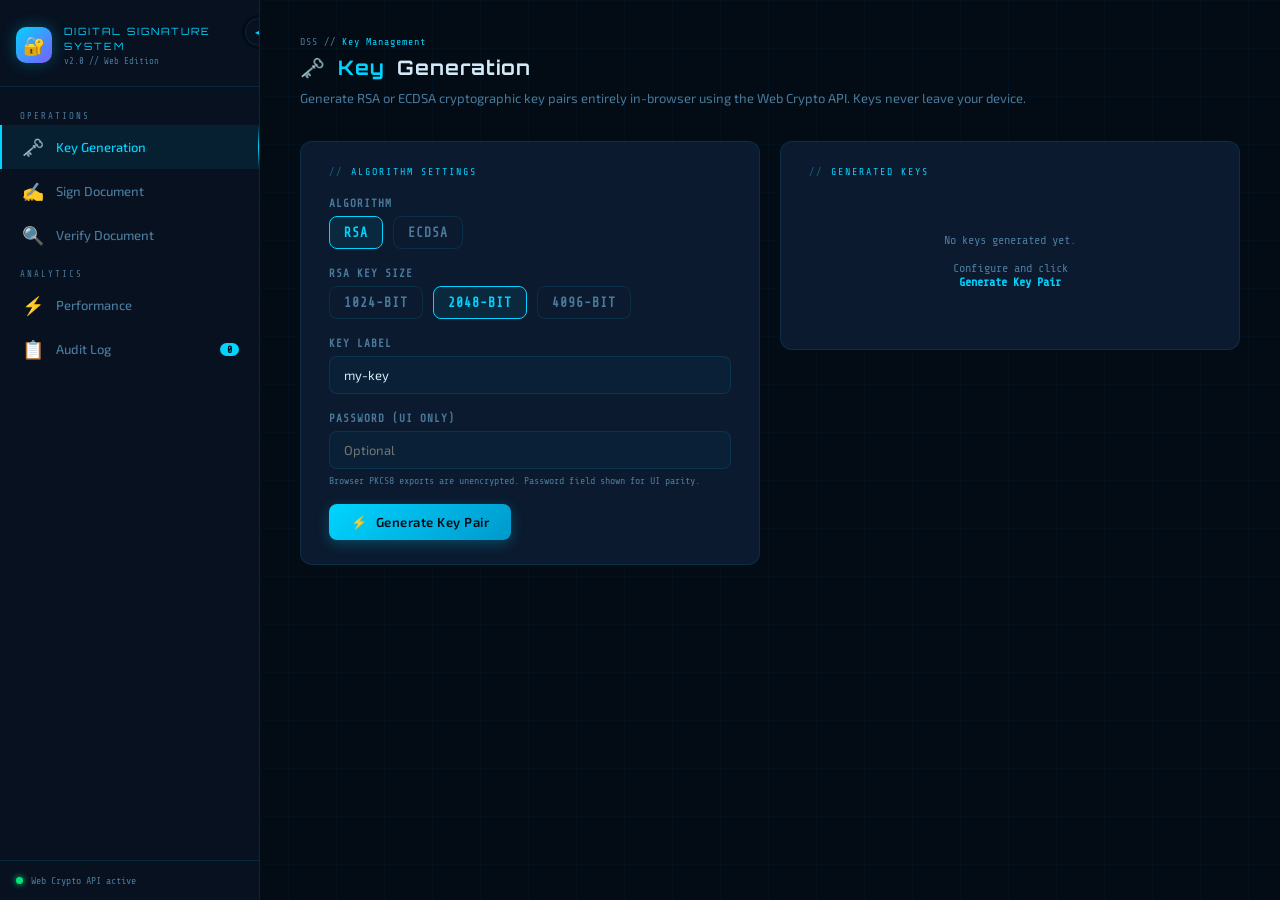
<file: index.html>
<!DOCTYPE html>
<html lang="en">
<head>
  <meta charset="UTF-8">
  <meta name="viewport" content="width=device-width, initial-scale=1.0">
  <title>Digital Signature System</title>
  <link rel="preconnect" href="https://fonts.googleapis.com">
  <link href="https://fonts.googleapis.com/css2?family=Orbitron:wght@400;600;800&family=Exo+2:ital,wght@0,300;0,400;0,500;0,600;1,300&family=Share+Tech+Mono&display=swap" rel="stylesheet">
  <link rel="stylesheet" href="style.css">
</head>
<body>

<!-- ═══════════════════════════════
     MOBILE TOP BAR
════════════════════════════════ -->
<header id="topbar">
  <button id="hamburger" aria-label="Toggle menu">
    <span></span><span></span><span></span>
  </button>
  <div class="tb-logo-icon">🔐</div>
  <div class="tb-title">Digital Signature<br>System</div>
</header>

<!-- Backdrop (mobile drawer) -->
<div id="overlay"></div>

<div id="app">

  <!-- ═══════════════════════════════
       SIDEBAR
  ════════════════════════════════ -->
  <aside id="sidebar">

    <!-- Collapse toggle (desktop) -->
    <button id="sidebar-toggle" title="Collapse sidebar">◀</button>

    <div class="logo-area">
      <div class="logo-icon">🔐</div>
      <div class="logo-text">
        <div class="logo-title">Digital Signature<br>System</div>
        <div class="logo-sub">v2.0 // Web Edition</div>
      </div>
    </div>

    <nav>
      <div class="nav-section-label">Operations</div>
      <a class="active" data-tab="keygen" data-tip="Key Generation">
        <span class="nav-icon">🗝️</span>
        <span class="nav-label">Key Generation</span>
      </a>
      <a data-tab="sign" data-tip="Sign Document">
        <span class="nav-icon">✍️</span>
        <span class="nav-label">Sign Document</span>
      </a>
      <a data-tab="verify" data-tip="Verify Document">
        <span class="nav-icon">🔍</span>
        <span class="nav-label">Verify Document</span>
      </a>

      <div class="nav-section-label">Analytics</div>
      <a data-tab="performance" data-tip="Performance">
        <span class="nav-icon">⚡</span>
        <span class="nav-label">Performance</span>
      </a>
      <a data-tab="audit" data-tip="Audit Log">
        <span class="nav-icon">📋</span>
        <span class="nav-label">Audit Log</span>
        <span class="nav-badge" id="log-count">0</span>
      </a>
    </nav>

    <div class="sidebar-footer">
      <span class="status-dot"></span>
      <span class="status-text">Web Crypto API active</span>
    </div>

  </aside>

  <!-- ═══════════════════════════════
       MAIN CONTENT
  ════════════════════════════════ -->
  <main id="main">


    <!-- ────────────── TAB 1: KEY GENERATION ────────────── -->
    <section id="tab-keygen" class="section active">

      <div class="section-header">
        <div class="breadcrumb">DSS // <span>Key Management</span></div>
        <h1>🗝️ <span class="accent">Key</span> Generation</h1>
        <p>Generate RSA or ECDSA cryptographic key pairs entirely in-browser using the Web Crypto API. Keys never leave your device.</p>
      </div>

      <div class="grid-2">
        <!-- Left -->
        <div>
          <div class="card">
            <div class="card-title">Algorithm Settings</div>

            <div class="form-row">
              <label>Algorithm</label>
              <div class="radio-group">
                <label class="radio-opt"><input type="radio" name="kg-algo" value="RSA" checked onchange="toggleKeySize()"> RSA</label>
                <label class="radio-opt"><input type="radio" name="kg-algo" value="ECDSA" onchange="toggleKeySize()"> ECDSA</label>
              </div>
            </div>

            <div class="form-row" id="rsa-size-row">
              <label>RSA Key Size</label>
              <div class="radio-group">
                <label class="radio-opt"><input type="radio" name="rsa-size" value="1024"> 1024-bit</label>
                <label class="radio-opt"><input type="radio" name="rsa-size" value="2048" checked> 2048-bit</label>
                <label class="radio-opt"><input type="radio" name="rsa-size" value="4096"> 4096-bit</label>
              </div>
            </div>

            <div class="form-row">
              <label>Key Label</label>
              <input type="text" id="kg-label" placeholder="e.g. my-signing-key" value="my-key">
            </div>

            <div class="form-row">
              <label>Password (UI only)</label>
              <input type="password" id="kg-password" placeholder="Optional">
              <small style="color:var(--muted);font-size:10px;font-family:var(--font-mono)">Browser PKCS8 exports are unencrypted. Password field shown for UI parity.</small>
            </div>

            <div style="margin-top:10px">
              <button class="btn btn-primary" id="kg-btn" onclick="generateKeys()">
                <span id="kg-btn-icon">⚡</span> Generate Key Pair
              </button>
            </div>
          </div>
        </div>

        <!-- Right -->
        <div>
          <div class="card">
            <div class="card-title">Generated Keys</div>

            <div id="kg-result" class="result-box"></div>

            <div id="kg-empty" style="text-align:center;padding:36px 0;color:var(--muted);font-family:var(--font-mono);font-size:12px">
              No keys generated yet.<br><br>Configure and click<br>
              <strong style="color:var(--primary)">Generate Key Pair</strong>
            </div>

            <div class="form-row" id="kg-priv-section" style="display:none">
              <label>Private Key (PKCS8 PEM)</label>
              <div class="key-preview" id="kg-priv-preview"></div>
              <div style="margin-top:10px;display:flex;gap:8px;flex-wrap:wrap">
                <button class="btn btn-secondary" onclick="downloadKey('private')" style="font-size:12px;padding:7px 14px">⬇ Private Key</button>
                <button class="btn btn-secondary" onclick="copyKey('private')" style="font-size:12px;padding:7px 14px">📋 Copy</button>
              </div>
            </div>

            <div class="sep" id="kg-sep" style="display:none"></div>

            <div class="form-row" id="kg-pub-section" style="display:none">
              <label>Public Key (SPKI PEM)</label>
              <div class="key-preview" id="kg-pub-preview"></div>
              <div style="margin-top:10px;display:flex;gap:8px;flex-wrap:wrap">
                <button class="btn btn-secondary" onclick="downloadKey('public')" style="font-size:12px;padding:7px 14px">⬇ Public Key</button>
                <button class="btn btn-secondary" onclick="copyKey('public')" style="font-size:12px;padding:7px 14px">📋 Copy</button>
              </div>
            </div>

          </div>
        </div>
      </div>
    </section>


    <!-- ────────────── TAB 2: SIGN DOCUMENT ────────────── -->
    <section id="tab-sign" class="section">

      <div class="section-header">
        <div class="breadcrumb">DSS // <span>Document Signing</span></div>
        <h1>✍️ <span class="accent">Sign</span> Document</h1>
        <p>Sign any file with your private key. A <code style="color:var(--primary)">.sig</code> JSON file is generated — share it alongside your file and public key.</p>
      </div>

      <div class="grid-2">
        <!-- Left -->
        <div>
          <div class="card">
            <div class="card-title">Document to Sign</div>
            <div class="drop-zone">
              <input type="file" id="sign-file-input" onchange="handleFileSelect('sign-file', this)">
              <div class="drop-icon">📄</div>
              <div class="drop-text"><strong>Click or drag &amp; drop</strong> — any file type</div>
              <div class="drop-filename" id="sign-file-name"></div>
            </div>
            <div id="sign-file-info" style="margin-top:10px;font-family:var(--font-mono);font-size:11px;color:var(--muted);display:none"></div>
          </div>

          <div class="card">
            <div class="card-title">Private Key</div>
            <div class="drop-zone">
              <input type="file" id="sign-key-input" accept=".pem" onchange="handlePEMSelect('sign-key', this)">
              <div class="drop-icon">🔑</div>
              <div class="drop-text"><strong>Upload Private Key</strong> (.pem)</div>
              <div class="drop-filename" id="sign-key-name"></div>
            </div>
            <div style="margin-top:10px">
              <label>Or paste PEM</label>
              <textarea id="sign-key-paste" rows="4" placeholder="-----BEGIN PRIVATE KEY-----&#10;...&#10;-----END PRIVATE KEY-----"></textarea>
            </div>
          </div>
        </div>

        <!-- Right -->
        <div>
          <div class="card">
            <div class="card-title">Signing Options</div>

            <div class="form-row">
              <label>Algorithm</label>
              <div class="radio-group">
                <label class="radio-opt"><input type="radio" name="sign-algo" value="RSA" checked> RSA</label>
                <label class="radio-opt"><input type="radio" name="sign-algo" value="ECDSA"> ECDSA</label>
              </div>
            </div>

            <div class="form-row">
              <label>Signer Name</label>
              <input type="text" id="sign-signer" placeholder="e.g. Admin" value="Admin">
            </div>

            <button class="btn btn-primary" id="sign-btn" onclick="doSign()" style="width:100%;justify-content:center;margin-top:8px">
              <span id="sign-btn-icon">✍️</span> Sign Document
            </button>

            <div id="sign-result" class="result-box"></div>

            <div id="sign-download" style="display:none;margin-top:14px">
              <button class="btn btn-secondary" onclick="downloadSig()" style="width:100%;justify-content:center">
                ⬇ Download .sig File
              </button>
            </div>
          </div>

          <div class="card">
            <div class="card-title">How it works</div>
            <div style="font-size:12px;color:var(--muted);line-height:2;font-family:var(--font-mono)">
              <div><span style="color:var(--primary)">01</span> &nbsp;SHA-256 hash of the file</div>
              <div><span style="color:var(--primary)">02</span> &nbsp;Hash signed with private key</div>
              <div><span style="color:var(--primary)">03</span> &nbsp;Signature + metadata → .sig JSON</div>
              <div><span style="color:var(--primary)">04</span> &nbsp;Share file + .sig + public key</div>
            </div>
          </div>
        </div>
      </div>
    </section>


    <!-- ────────────── TAB 3: VERIFY ────────────── -->
    <section id="tab-verify" class="section">

      <div class="section-header">
        <div class="breadcrumb">DSS // <span>Verification</span></div>
        <h1>🔍 <span class="accent">Verify</span> Document</h1>
        <p>Check document authenticity against its signature file. Use <strong style="color:var(--warning)">Tamper Demo</strong> to see detection in action.</p>
      </div>

      <div class="grid-2">
        <!-- Left -->
        <div>
          <div class="card">
            <div class="card-title">Original Document</div>
            <div class="drop-zone">
              <input type="file" id="ver-file-input" onchange="handleFileSelect('ver-file', this)">
              <div class="drop-icon">📄</div>
              <div class="drop-text"><strong>Upload Original File</strong></div>
              <div class="drop-filename" id="ver-file-name"></div>
            </div>
          </div>

          <div class="card">
            <div class="card-title">Signature File (.sig)</div>
            <div class="drop-zone">
              <input type="file" id="ver-sig-input" accept=".sig,.json" onchange="handleSigSelect(this)">
              <div class="drop-icon">🔏</div>
              <div class="drop-text"><strong>Upload .sig File</strong></div>
              <div class="drop-filename" id="ver-sig-name"></div>
            </div>
          </div>

          <div class="card">
            <div class="card-title">Public Key</div>
            <div class="drop-zone">
              <input type="file" id="ver-key-input" accept=".pem" onchange="handlePEMSelect('ver-key', this)">
              <div class="drop-icon">🗝️</div>
              <div class="drop-text"><strong>Upload Public Key</strong> (.pem)</div>
              <div class="drop-filename" id="ver-key-name"></div>
            </div>
            <div style="margin-top:10px">
              <textarea id="ver-key-paste" rows="3" placeholder="-----BEGIN PUBLIC KEY-----&#10;...&#10;-----END PUBLIC KEY-----"></textarea>
            </div>
          </div>

          <div style="display:flex;gap:10px;flex-wrap:wrap">
            <button class="btn btn-primary" id="ver-btn" onclick="doVerify(false)" style="flex:1;justify-content:center">
              🔍 Verify
            </button>
            <button class="btn btn-warning" id="tamper-btn" onclick="doVerify(true)" style="flex:1;justify-content:center">
              ⚠️ Tamper Demo
            </button>
          </div>
        </div>

        <!-- Right -->
        <div>
          <div id="ver-status-box" class="verify-status" style="display:none">
            <div class="verify-icon" id="ver-icon"></div>
            <div class="verify-label" id="ver-label"></div>
            <div class="verify-msg" id="ver-msg"></div>
            <div class="verify-details" id="ver-details"></div>
          </div>
          <div id="ver-placeholder" style="text-align:center;padding:70px 20px;color:var(--muted);font-family:var(--font-mono);font-size:12px;line-height:2">
            Upload the three files<br>and click<br>
            <span style="color:var(--primary)">[ Verify Signature ]</span>
          </div>
        </div>
      </div>
    </section>


    <!-- ────────────── TAB 4: PERFORMANCE ────────────── -->
    <section id="tab-performance" class="section">

      <div class="section-header">
        <div class="breadcrumb">DSS // <span>Benchmarks</span></div>
        <h1>⚡ <span class="accent">Performance</span> Comparison</h1>
        <p>Live benchmark of RSA (2048-bit) vs ECDSA — key generation, signing, and verification — running in your browser.</p>
      </div>

      <div class="card" style="margin-bottom:20px">
        <div class="card-title">Test Configuration</div>
        <div style="display:flex;gap:16px;align-items:flex-end;flex-wrap:wrap">
          <div style="flex:1;min-width:200px">
            <div class="form-row">
              <label>Test File (optional)</label>
              <div class="drop-zone" style="padding:16px">
                <input type="file" id="perf-file-input" onchange="handleFileSelect('perf-file', this)">
                <div class="drop-text"><strong>Upload</strong> or use 32 KB random data</div>
                <div class="drop-filename" id="perf-file-name"></div>
              </div>
            </div>
          </div>
          <div style="flex:1;min-width:180px">
            <div class="form-row">
              <label>Iterations</label>
              <select id="perf-iters">
                <option value="1">1 (fast)</option>
                <option value="3" selected>3 iterations</option>
                <option value="5">5 iterations</option>
              </select>
            </div>
            <button class="btn btn-primary" id="perf-btn" onclick="runBenchmark()" style="width:100%;justify-content:center">
              <span id="perf-btn-icon">⚡</span> Run Benchmark
            </button>
          </div>
        </div>
      </div>

      <div id="perf-stats" class="stats-bar" style="display:none">
        <div class="stat-card"><div class="stat-num" id="stat-rsa-keygen">—</div><div class="stat-label">RSA Keygen ms</div></div>
        <div class="stat-card"><div class="stat-num" id="stat-ecdsa-keygen">—</div><div class="stat-label">ECDSA Keygen ms</div></div>
        <div class="stat-card"><div class="stat-num" id="stat-rsa-sign">—</div><div class="stat-label">RSA Sign ms</div></div>
        <div class="stat-card"><div class="stat-num" id="stat-ecdsa-sign">—</div><div class="stat-label">ECDSA Sign ms</div></div>
      </div>

      <div class="card">
        <div class="card-title">Results</div>
        <div id="perf-progress" style="display:none;padding:24px;text-align:center;color:var(--muted);font-family:var(--font-mono);font-size:12px">
          <div class="spinner" style="margin:0 auto 12px"></div>
          <span id="perf-progress-text"></span>
        </div>
        <div style="overflow-x:auto">
          <table class="perf-table">
            <thead>
              <tr>
                <th>Metric</th>
                <th><span class="chip chip-rsa">RSA 2048</span></th>
                <th><span class="chip chip-ecdsa">ECDSA</span></th>
                <th>Winner</th>
              </tr>
            </thead>
            <tbody id="perf-tbody">
              <tr><td colspan="4" style="text-align:center;color:var(--muted);padding:36px;font-size:12px">No data yet — run the benchmark above.</td></tr>
            </tbody>
          </table>
        </div>
        <div id="perf-note" style="display:none;margin-top:14px;padding:12px 16px;background:rgba(0,200,255,0.05);border-radius:8px;font-family:var(--font-mono);font-size:11px;color:var(--muted);line-height:1.8">
          <strong style="color:var(--primary)">Key Insight:</strong>
          ECDSA provides equivalent security to RSA-2048 with much smaller keys and signatures.
          Timings vary by hardware and browser crypto engine implementation.
        </div>
      </div>
    </section>


    <!-- ────────────── TAB 5: AUDIT LOG ────────────── -->
    <section id="tab-audit" class="section">

      <div class="section-header">
        <div class="breadcrumb">DSS // <span>System Logs</span></div>
        <h1>📋 <span class="accent">Audit</span> Log</h1>
        <p>Real-time log of all cryptographic operations in this session. In-memory only — clears on refresh.</p>
      </div>

      <div class="stats-bar">
        <div class="stat-card"><div class="stat-num" id="total-ops">0</div><div class="stat-label">Total Ops</div></div>
        <div class="stat-card"><div class="stat-num" id="total-signs">0</div><div class="stat-label">Signed</div></div>
        <div class="stat-card"><div class="stat-num" id="total-valid">0</div><div class="stat-label">Valid</div></div>
        <div class="stat-card"><div class="stat-num" id="total-invalid">0</div><div class="stat-label">Invalid</div></div>
      </div>

      <div class="card">
        <div style="display:flex;align-items:center;justify-content:space-between;margin-bottom:14px;flex-wrap:wrap;gap:8px">
          <div class="card-title" style="margin-bottom:0">Terminal Output</div>
          <div style="display:flex;gap:8px">
            <button class="btn btn-secondary" onclick="clearLog()" style="font-size:11px;padding:6px 12px">🗑 Clear</button>
            <button class="btn btn-secondary" onclick="exportLog()" style="font-size:11px;padding:6px 12px">⬇ Export</button>
          </div>
        </div>
        <div class="terminal" id="audit-terminal">
          <div class="terminal-empty" id="audit-empty">
            [ No operations logged yet ]<br>
            Perform a signing or verification to see entries here.
          </div>
        </div>
      </div>
    </section>

  </main>
</div>

<!-- ═══════════════════════════════
     MOBILE BOTTOM NAV
════════════════════════════════ -->
<nav id="bottom-nav">
  <div class="bn-item active" data-tab="keygen">
    <span class="bn-icon">🗝️</span>Keys
  </div>
  <div class="bn-item" data-tab="sign">
    <span class="bn-icon">✍️</span>Sign
  </div>
  <div class="bn-item" data-tab="verify">
    <span class="bn-icon">🔍</span>Verify
  </div>
  <div class="bn-item" data-tab="performance">
    <span class="bn-icon">⚡</span>Perf
  </div>
  <div class="bn-item" data-tab="audit">
    <span class="bn-icon">📋</span>Log
    <span class="bn-badge">0</span>
  </div>
</nav>

<!-- Toast -->
<div id="toast"></div>

<script src="app.js"></script>
</body>
</html>
</file>
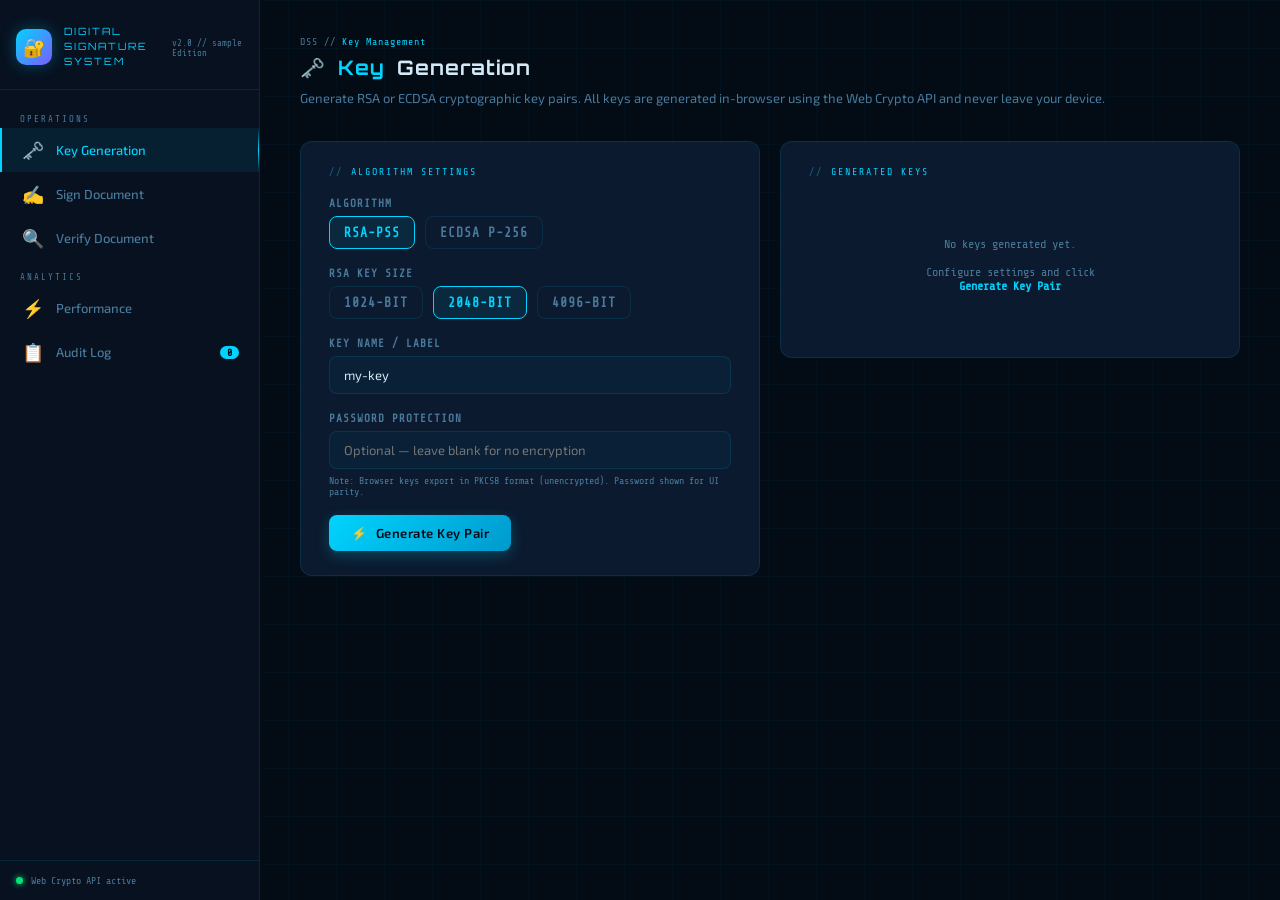
<file: page.html>
<!DOCTYPE html>
<html lang="en">
<head>
  <meta charset="UTF-8">
  <meta name="viewport" content="width=device-width, initial-scale=1.0">
  <title>Digital Signature System</title>

  <!-- Google Fonts -->
  <link rel="preconnect" href="https://fonts.googleapis.com">
  <link href="https://fonts.googleapis.com/css2?family=Orbitron:wght@400;600;800&family=Exo+2:ital,wght@0,300;0,400;0,500;0,600;1,300&family=Share+Tech+Mono&display=swap" rel="stylesheet">

  <!-- Stylesheet -->
  <link rel="stylesheet" href="style.css">
</head>
<body>

<div id="app">

  <!-- ===================== SIDEBAR ===================== -->
  <aside id="sidebar">

    <div class="logo-area">
      <div class="logo-icon">🔐</div>
      <div class="logo-title">Digital Signature<br>System</div>
      <div class="logo-sub">v2.0 // sample Edition</div>
    </div>

    <nav>
      <div class="nav-section-label">Operations</div>
      <a class="active" data-tab="keygen">
        <span class="nav-icon">🗝️</span> Key Generation
      </a>
      <a data-tab="sign">
        <span class="nav-icon">✍️</span> Sign Document
      </a>
      <a data-tab="verify">
        <span class="nav-icon">🔍</span> Verify Document
      </a>
      <div class="nav-section-label">Analytics</div>
      <a data-tab="performance">
        <span class="nav-icon">⚡</span> Performance
      </a>
      <a data-tab="audit">
        <span class="nav-icon">📋</span> Audit Log
        <span class="nav-badge" id="log-count">0</span>
      </a>
    </nav>

    <div class="sidebar-footer">
      <span class="status-dot"></span>
      <span class="status-text">Web Crypto API active</span>
    </div>

  </aside>

  <!-- ===================== MAIN ===================== -->
  <main id="main">

    <!-- ─────────────── TAB 1: KEY GENERATION ─────────────── -->
    <section id="tab-keygen" class="section active">

      <div class="section-header">
        <div class="breadcrumb">DSS // <span>Key Management</span></div>
        <h1>🗝️ <span class="accent">Key</span> Generation</h1>
        <p>Generate RSA or ECDSA cryptographic key pairs. All keys are generated in-browser using the Web Crypto API and never leave your device.</p>
      </div>

      <div class="grid-2">

        <div>
          <div class="card">
            <div class="card-title">Algorithm Settings</div>

            <div class="form-row">
              <label>Algorithm</label>
              <div class="radio-group">
                <label class="radio-opt">
                  <input type="radio" name="kg-algo" value="RSA" checked onchange="toggleKeySize()"> RSA-PSS
                </label>
                <label class="radio-opt">
                  <input type="radio" name="kg-algo" value="ECDSA" onchange="toggleKeySize()"> ECDSA P-256
                </label>
              </div>
            </div>

            <div class="form-row" id="rsa-size-row">
              <label>RSA Key Size</label>
              <div class="radio-group">
                <label class="radio-opt"><input type="radio" name="rsa-size" value="1024"> 1024-bit</label>
                <label class="radio-opt"><input type="radio" name="rsa-size" value="2048" checked> 2048-bit</label>
                <label class="radio-opt"><input type="radio" name="rsa-size" value="4096"> 4096-bit</label>
              </div>
            </div>

            <div class="form-row">
              <label>Key Name / Label</label>
              <input type="text" id="kg-label" placeholder="e.g. my-signing-key" value="my-key">
            </div>

            <div class="form-row">
              <label>Password Protection</label>
              <input type="password" id="kg-password" placeholder="Optional — leave blank for no encryption">
              <small style="color:var(--muted);font-size:10px;font-family:var(--font-mono)">
                Note: Browser keys export in PKCS8 format (unencrypted). Password shown for UI parity.
              </small>
            </div>

            <div style="margin-top:8px">
              <button class="btn btn-primary" id="kg-btn" onclick="generateKeys()">
                <span id="kg-btn-icon">⚡</span> Generate Key Pair
              </button>
            </div>
          </div>
        </div>

        <div>
          <div class="card">
            <div class="card-title">Generated Keys</div>

            <div id="kg-result" class="result-box"></div>

            <div id="kg-empty" style="text-align:center;padding:40px 0;color:var(--muted);font-family:var(--font-mono);font-size:12px">
              No keys generated yet.<br><br>Configure settings and click<br>
              <strong style="color:var(--primary)">Generate Key Pair</strong>
            </div>

            <div class="form-row" id="kg-priv-section" style="display:none">
              <label>Private Key (PKCS8 PEM)</label>
              <div class="key-preview" id="kg-priv-preview"></div>
              <div style="margin-top:10px;display:flex;gap:8px;flex-wrap:wrap">
                <button class="btn btn-secondary" onclick="downloadKey('private')" style="font-size:12px;padding:7px 14px">⬇ Download Private Key</button>
                <button class="btn btn-secondary" onclick="copyKey('private')" style="font-size:12px;padding:7px 14px">📋 Copy</button>
              </div>
            </div>

            <div class="sep" id="kg-sep" style="display:none"></div>

            <div class="form-row" id="kg-pub-section" style="display:none">
              <label>Public Key (SPKI PEM)</label>
              <div class="key-preview" id="kg-pub-preview"></div>
              <div style="margin-top:10px;display:flex;gap:8px;flex-wrap:wrap">
                <button class="btn btn-secondary" onclick="downloadKey('public')" style="font-size:12px;padding:7px 14px">⬇ Download Public Key</button>
                <button class="btn btn-secondary" onclick="copyKey('public')" style="font-size:12px;padding:7px 14px">📋 Copy</button>
              </div>
            </div>

          </div>
        </div>

      </div>
    </section>


    <!-- ─────────────── TAB 2: SIGN DOCUMENT ─────────────── -->
    <section id="tab-sign" class="section">

      <div class="section-header">
        <div class="breadcrumb">DSS // <span>Document Signing</span></div>
        <h1>✍️ <span class="accent">Sign</span> Document</h1>
        <p>Sign any file with your private key using RSA-PSS or ECDSA. A <code style="color:var(--primary);font-size:12px">.sig</code> JSON file will be generated for later verification.</p>
      </div>

      <div class="grid-2">

        <div>
          <div class="card">
            <div class="card-title">Document to Sign</div>
            <div class="drop-zone" id="sign-file-zone">
              <input type="file" id="sign-file-input" onchange="handleFileSelect('sign-file', this)">
              <div class="drop-icon">📄</div>
              <div class="drop-text"><strong>Click to browse</strong> or drag &amp; drop</div>
              <div class="drop-text">Any file type accepted</div>
              <div class="drop-filename" id="sign-file-name"></div>
            </div>
            <div id="sign-file-info" style="margin-top:10px;font-family:var(--font-mono);font-size:11px;color:var(--muted);display:none"></div>
          </div>

          <div class="card">
            <div class="card-title">Private Key</div>
            <div class="drop-zone">
              <input type="file" id="sign-key-input" accept=".pem" onchange="handlePEMSelect('sign-key', this)">
              <div class="drop-icon">🔑</div>
              <div class="drop-text"><strong>Upload Private Key</strong> (.pem file)</div>
              <div class="drop-filename" id="sign-key-name"></div>
            </div>
            <div style="margin-top:10px">
              <label>Or paste PEM directly</label>
              <textarea id="sign-key-paste" rows="5"
                placeholder="-----BEGIN PRIVATE KEY-----&#10;...&#10;-----END PRIVATE KEY-----"></textarea>
            </div>
          </div>
        </div>

        <div>
          <div class="card">
            <div class="card-title">Signing Options</div>

            <div class="form-row">
              <label>Algorithm</label>
              <div class="radio-group">
                <label class="radio-opt"><input type="radio" name="sign-algo" value="RSA" checked> RSA-PSS</label>
                <label class="radio-opt"><input type="radio" name="sign-algo" value="ECDSA"> ECDSA P-256</label>
              </div>
            </div>

            <div class="form-row">
              <label>Signer Name</label>
              <input type="text" id="sign-signer" placeholder="e.g. Admin, John Doe" value="Admin">
            </div>

            <button class="btn btn-primary" id="sign-btn" onclick="doSign()"
              style="width:100%;justify-content:center;margin-top:8px">
              <span id="sign-btn-icon">✍️</span> Sign Document
            </button>

            <div id="sign-result" class="result-box"></div>

            <div id="sign-download" style="display:none;margin-top:14px">
              <button class="btn btn-secondary" onclick="downloadSig()" style="width:100%;justify-content:center">
                ⬇ Download .sig File
              </button>
            </div>
          </div>

          <div class="card">
            <div class="card-title">How it works</div>
            <div style="font-size:12px;color:var(--muted);line-height:1.9;font-family:var(--font-mono)">
              <div style="margin-bottom:6px"><span style="color:var(--primary)">01</span> &nbsp;File is hashed with SHA-256</div>
              <div style="margin-bottom:6px"><span style="color:var(--primary)">02</span> &nbsp;Hash is signed with your private key</div>
              <div style="margin-bottom:6px"><span style="color:var(--primary)">03</span> &nbsp;Signature + metadata → .sig JSON</div>
              <div><span style="color:var(--primary)">04</span> &nbsp;Share file + .sig + public key</div>
            </div>
          </div>
        </div>

      </div>
    </section>


    <!-- ─────────────── TAB 3: VERIFY DOCUMENT ─────────────── -->
    <section id="tab-verify" class="section">

      <div class="section-header">
        <div class="breadcrumb">DSS // <span>Verification</span></div>
        <h1>🔍 <span class="accent">Verify</span> Document</h1>
        <p>Verify document authenticity against a signature file. Use <strong style="color:var(--warning)">Tamper Demo</strong> to see how tampering is detected in real time.</p>
      </div>

      <div class="grid-2">

        <div>
          <div class="card">
            <div class="card-title">Original Document</div>
            <div class="drop-zone">
              <input type="file" id="ver-file-input" onchange="handleFileSelect('ver-file', this)">
              <div class="drop-icon">📄</div>
              <div class="drop-text"><strong>Upload Original File</strong></div>
              <div class="drop-filename" id="ver-file-name"></div>
            </div>
          </div>

          <div class="card">
            <div class="card-title">Signature File (.sig)</div>
            <div class="drop-zone">
              <input type="file" id="ver-sig-input" accept=".sig,.json" onchange="handleSigSelect(this)">
              <div class="drop-icon">🔏</div>
              <div class="drop-text"><strong>Upload .sig File</strong></div>
              <div class="drop-filename" id="ver-sig-name"></div>
            </div>
          </div>

          <div class="card">
            <div class="card-title">Public Key</div>
            <div class="drop-zone">
              <input type="file" id="ver-key-input" accept=".pem" onchange="handlePEMSelect('ver-key', this)">
              <div class="drop-icon">🗝️</div>
              <div class="drop-text"><strong>Upload Public Key</strong> (.pem)</div>
              <div class="drop-filename" id="ver-key-name"></div>
            </div>
            <div style="margin-top:10px">
              <textarea id="ver-key-paste" rows="4"
                placeholder="-----BEGIN PUBLIC KEY-----&#10;...&#10;-----END PUBLIC KEY-----"></textarea>
            </div>
          </div>

          <div style="display:flex;gap:12px;flex-wrap:wrap">
            <button class="btn btn-primary" id="ver-btn" onclick="doVerify(false)" style="flex:1;justify-content:center">
              🔍 Verify Signature
            </button>
            <button class="btn btn-warning" id="tamper-btn" onclick="doVerify(true)" style="flex:1;justify-content:center">
              ⚠️ Tamper Demo
            </button>
          </div>
        </div>

        <div>
          <div id="ver-status-box" class="verify-status" style="display:none">
            <div class="verify-icon" id="ver-icon"></div>
            <div class="verify-label" id="ver-label"></div>
            <div class="verify-msg" id="ver-msg"></div>
            <div class="verify-details" id="ver-details"></div>
          </div>

          <div id="ver-placeholder"
            style="text-align:center;padding:80px 20px;color:var(--muted);font-family:var(--font-mono);font-size:12px">
            Upload the three files and click<br><br>
            <span style="color:var(--primary)">[ Verify Signature ]</span><br><br>
            to check document authenticity
          </div>
        </div>

      </div>
    </section>


    <!-- ─────────────── TAB 4: PERFORMANCE ─────────────── -->
    <section id="tab-performance" class="section">

      <div class="section-header">
        <div class="breadcrumb">DSS // <span>Benchmarks</span></div>
        <h1>⚡ <span class="accent">Performance</span> Comparison</h1>
        <p>Benchmark RSA-PSS (2048-bit) vs ECDSA (P-256) across key generation, signing, and verification — running entirely in your browser.</p>
      </div>

      <div class="card" style="margin-bottom:20px">
        <div class="card-title">Test Configuration</div>
        <div style="display:flex;gap:16px;align-items:flex-end;flex-wrap:wrap">
          <div style="flex:1;min-width:220px">
            <div class="form-row">
              <label>Test File (optional)</label>
              <div class="drop-zone" style="padding:16px">
                <input type="file" id="perf-file-input" onchange="handleFileSelect('perf-file', this)">
                <div class="drop-text"><strong>Upload</strong> or use auto-generated 32 KB data</div>
                <div class="drop-filename" id="perf-file-name"></div>
              </div>
            </div>
          </div>
          <div style="flex:1;min-width:220px">
            <div class="form-row">
              <label>Iterations</label>
              <select id="perf-iters">
                <option value="1">1 iteration (fast)</option>
                <option value="3" selected>3 iterations</option>
                <option value="5">5 iterations</option>
              </select>
            </div>
            <button class="btn btn-primary" id="perf-btn" onclick="runBenchmark()"
              style="width:100%;justify-content:center">
              <span id="perf-btn-icon">⚡</span> Run Benchmark
            </button>
          </div>
        </div>
      </div>

      <div id="perf-stats" class="stats-bar" style="display:none">
        <div class="stat-card"><div class="stat-num" id="stat-rsa-keygen">—</div><div class="stat-label">RSA Keygen (ms)</div></div>
        <div class="stat-card"><div class="stat-num" id="stat-ecdsa-keygen">—</div><div class="stat-label">ECDSA Keygen (ms)</div></div>
        <div class="stat-card"><div class="stat-num" id="stat-rsa-sign">—</div><div class="stat-label">RSA Sign (ms)</div></div>
        <div class="stat-card"><div class="stat-num" id="stat-ecdsa-sign">—</div><div class="stat-label">ECDSA Sign (ms)</div></div>
      </div>

      <div class="card">
        <div class="card-title">Benchmark Results</div>
        <div id="perf-progress" style="display:none;padding:24px;text-align:center;color:var(--muted);font-family:var(--font-mono);font-size:12px">
          <div class="spinner" style="margin:0 auto 14px"></div>
          Running — <span id="perf-progress-text"></span>
        </div>
        <table class="perf-table" id="perf-table">
          <thead>
            <tr>
              <th>Metric</th>
              <th><span class="chip chip-rsa">RSA-PSS 2048</span></th>
              <th><span class="chip chip-ecdsa">ECDSA P-256</span></th>
              <th>Faster / Smaller</th>
            </tr>
          </thead>
          <tbody id="perf-tbody">
            <tr><td colspan="4" style="text-align:center;color:var(--muted);font-size:12px;padding:40px">No data yet. Run the benchmark above.</td></tr>
          </tbody>
        </table>
        <div id="perf-note" style="display:none;margin-top:16px;padding:14px;background:rgba(0,200,255,0.05);border-radius:8px;font-family:var(--font-mono);font-size:11px;color:var(--muted);line-height:1.8">
          <strong style="color:var(--primary)">Key Insight:</strong>
          ECDSA P-256 provides equivalent security to RSA-2048 with much smaller key and signature sizes, and generally faster key generation &amp; signing. Timings vary by hardware and browser.
        </div>
      </div>

    </section>


    <!-- ─────────────── TAB 5: AUDIT LOG ─────────────── -->
    <section id="tab-audit" class="section">

      <div class="section-header">
        <div class="breadcrumb">DSS // <span>System Logs</span></div>
        <h1>📋 <span class="accent">Audit</span> Log</h1>
        <p>Real-time log of all cryptographic operations in this session. Stored in-memory only — cleared on page refresh.</p>
      </div>

      <div class="stats-bar">
        <div class="stat-card"><div class="stat-num" id="total-ops">0</div><div class="stat-label">Total Operations</div></div>
        <div class="stat-card"><div class="stat-num" id="total-signs">0</div><div class="stat-label">Files Signed</div></div>
        <div class="stat-card"><div class="stat-num" id="total-valid">0</div><div class="stat-label">Valid Verifications</div></div>
        <div class="stat-card"><div class="stat-num" id="total-invalid">0</div><div class="stat-label">Failed / Invalid</div></div>
      </div>

      <div class="card">
        <div style="display:flex;align-items:center;justify-content:space-between;margin-bottom:16px">
          <div class="card-title" style="margin-bottom:0">Terminal Output</div>
          <div style="display:flex;gap:8px">
            <button class="btn btn-secondary" onclick="clearLog()" style="font-size:11px;padding:6px 12px">🗑 Clear</button>
            <button class="btn btn-secondary" onclick="exportLog()" style="font-size:11px;padding:6px 12px">⬇ Export JSON</button>
          </div>
        </div>
        <div class="terminal" id="audit-terminal">
          <div class="terminal-empty" id="audit-empty">
            [ No operations logged yet ]<br>
            Perform a signing or verification to see entries here.
          </div>
        </div>
      </div>

    </section>

  </main>
</div>

<!-- Toast notification -->
<div id="toast"></div>

<!-- App logic -->
<script src="app.js"></script>

</body>
</html>
</file>
<file: style.css>
/* =====================================================
   DIGITAL SIGNATURE SYSTEM — style.css
   ===================================================== */

:root {
  --bg:          #030b15;
  --surface:     #071120;
  --card:        #0b1a2e;
  --border:      rgba(0,200,255,0.12);
  --border-hi:   rgba(0,200,255,0.4);
  --primary:     #00d4ff;
  --primary-dim: #007a96;
  --purple:      #7c5cff;
  --success:     #00e676;
  --danger:      #ff3b5c;
  --warning:     #ffb300;
  --text:        #d4eaf7;
  --muted:       #4a7a9b;
  --font-head:   'Orbitron', sans-serif;
  --font-body:   'Exo 2', sans-serif;
  --font-mono:   'Share Tech Mono', monospace;
  --sidebar-w:   260px;
  --sidebar-collapsed: 64px;
  --topbar-h:    56px;
  --radius:      12px;
  --transition:  0.28s cubic-bezier(0.4, 0, 0.2, 1);
}

*, *::before, *::after { box-sizing: border-box; margin: 0; padding: 0; }

html { scroll-behavior: smooth; }

body {
  background: var(--bg);
  color: var(--text);
  font-family: var(--font-body);
  font-size: 14px;
  min-height: 100vh;
  overflow-x: hidden;
}

/* Grid background */
body::before {
  content: '';
  position: fixed; inset: 0; z-index: 0; pointer-events: none;
  background-image:
    linear-gradient(rgba(0,200,255,0.035) 1px, transparent 1px),
    linear-gradient(90deg, rgba(0,200,255,0.035) 1px, transparent 1px);
  background-size: 48px 48px;
}

#app { display: flex; min-height: 100vh; position: relative; z-index: 1; }


/* =====================================================
   MOBILE TOP BAR  (hidden on desktop)
   ===================================================== */

#topbar {
  display: none;
  position: fixed; top: 0; left: 0; right: 0;
  height: var(--topbar-h);
  background: var(--surface);
  border-bottom: 1px solid var(--border);
  z-index: 200;
  align-items: center;
  padding: 0 16px;
  gap: 14px;
}

#topbar .tb-logo-icon {
  width: 34px; height: 34px;
  background: linear-gradient(135deg, var(--primary), var(--purple));
  border-radius: 8px;
  display: flex; align-items: center; justify-content: center;
  font-size: 16px;
  box-shadow: 0 0 14px rgba(0,212,255,0.35);
  flex-shrink: 0;
}

#topbar .tb-title {
  font-family: var(--font-head);
  font-size: 10px; letter-spacing: 2px;
  color: var(--primary); text-transform: uppercase;
  flex: 1;
  line-height: 1.4;
}

#hamburger {
  display: flex; flex-direction: column; justify-content: center;
  gap: 5px; width: 36px; height: 36px;
  background: transparent; border: none; cursor: pointer;
  padding: 6px; border-radius: 8px;
  flex-shrink: 0;
  transition: background var(--transition);
}
#hamburger:hover { background: rgba(0,200,255,0.08); }
#hamburger span {
  display: block; width: 22px; height: 2px;
  background: var(--primary); border-radius: 2px;
  transition: transform var(--transition), opacity var(--transition), width var(--transition);
  transform-origin: center;
}
/* X state */
#hamburger.open span:nth-child(1) { transform: translateY(7px) rotate(45deg); }
#hamburger.open span:nth-child(2) { opacity: 0; width: 0; }
#hamburger.open span:nth-child(3) { transform: translateY(-7px) rotate(-45deg); }


/* =====================================================
   OVERLAY BACKDROP  (mobile only)
   ===================================================== */

#overlay {
  display: none;
  position: fixed; inset: 0;
  background: rgba(3,11,21,0.75);
  z-index: 149;
  backdrop-filter: blur(2px);
  opacity: 0;
  transition: opacity var(--transition);
}
#overlay.visible { opacity: 1; }


/* =====================================================
   SIDEBAR
   ===================================================== */

#sidebar {
  width: var(--sidebar-w);
  min-height: 100vh;
  background: var(--surface);
  border-right: 1px solid var(--border);
  display: flex;
  flex-direction: column;
  position: fixed;
  top: 0; left: 0; bottom: 0;
  z-index: 150;
  transition: width var(--transition), transform var(--transition);
  overflow: hidden;
}

/* ── Desktop collapsed state ── */
#sidebar.collapsed {
  width: var(--sidebar-collapsed);
}

/* ── Toggle button (desktop, inside sidebar) ── */
#sidebar-toggle {
  position: absolute;
  top: 18px; right: -14px;
  width: 28px; height: 28px;
  background: var(--surface);
  border: 1px solid var(--border);
  border-radius: 50%;
  display: flex; align-items: center; justify-content: center;
  cursor: pointer; z-index: 10;
  font-size: 12px; color: var(--primary);
  transition: transform var(--transition), background var(--transition), box-shadow var(--transition);
  box-shadow: 0 0 0 3px var(--bg);
}
#sidebar-toggle:hover {
  background: var(--card);
  box-shadow: 0 0 0 3px var(--bg), 0 0 12px rgba(0,212,255,0.3);
}
#sidebar.collapsed #sidebar-toggle { transform: rotate(180deg); }


/* ── Logo area ── */
.logo-area {
  padding: 24px 16px 20px;
  border-bottom: 1px solid var(--border);
  display: flex; align-items: center; gap: 12px;
  min-height: 80px; overflow: hidden; flex-shrink: 0;
}

.logo-icon {
  width: 36px; height: 36px; min-width: 36px;
  background: linear-gradient(135deg, var(--primary), var(--purple));
  border-radius: 10px;
  display: flex; align-items: center; justify-content: center;
  font-size: 18px;
  box-shadow: 0 0 16px rgba(0,212,255,0.3);
}

.logo-text {
  overflow: hidden;
  transition: opacity var(--transition), width var(--transition);
  white-space: nowrap;
}
.logo-title {
  font-family: var(--font-head);
  font-size: 10px; letter-spacing: 2px;
  color: var(--primary); text-transform: uppercase; line-height: 1.5;
}
.logo-sub { font-size: 9px; color: var(--muted); margin-top: 2px; font-family: var(--font-mono); }

/* hide text when collapsed */
#sidebar.collapsed .logo-text { opacity: 0; width: 0; pointer-events: none; }
#sidebar.collapsed .nav-section-label { opacity: 0; pointer-events: none; }
#sidebar.collapsed .nav-label { opacity: 0; width: 0; }
#sidebar.collapsed .nav-badge { display: none; }
#sidebar.collapsed nav a { justify-content: center; padding: 12px 0; }
#sidebar.collapsed .sidebar-footer .status-text { display: none; }


/* ── Nav ── */
nav { flex: 1; padding: 12px 0; overflow-y: auto; overflow-x: hidden; }
nav::-webkit-scrollbar { width: 3px; }
nav::-webkit-scrollbar-thumb { background: var(--border); }

.nav-section-label {
  font-family: var(--font-mono);
  font-size: 9px; letter-spacing: 2px;
  color: var(--muted); text-transform: uppercase;
  padding: 12px 20px 4px;
  white-space: nowrap;
  transition: opacity var(--transition);
}

nav a {
  display: flex; align-items: center; gap: 12px;
  padding: 11px 20px;
  color: var(--muted);
  font-size: 13px; font-weight: 500;
  cursor: pointer; text-decoration: none;
  transition: color 0.2s, background 0.2s, padding 0.28s;
  border-left: 2px solid transparent;
  position: relative;
  white-space: nowrap; overflow: hidden;
}
nav a:hover { color: var(--text); background: rgba(0,200,255,0.05); }
nav a.active {
  color: var(--primary);
  background: rgba(0,200,255,0.08);
  border-left-color: var(--primary);
}
nav a.active::after {
  content: '';
  position: absolute; right: 0; top: 0; bottom: 0; width: 1px;
  background: linear-gradient(to bottom, transparent, var(--primary), transparent);
}

.nav-icon { font-size: 18px; width: 22px; text-align: center; flex-shrink: 0; }

.nav-label {
  overflow: hidden;
  transition: opacity var(--transition), width var(--transition);
  white-space: nowrap;
}

.nav-badge {
  margin-left: auto;
  background: var(--primary); color: var(--bg);
  font-size: 10px; font-weight: 700;
  border-radius: 10px; padding: 1px 7px;
  font-family: var(--font-mono); flex-shrink: 0;
}

/* ── Sidebar tooltip on collapsed ── */
nav a[data-tip]::before {
  content: attr(data-tip);
  position: absolute; left: calc(var(--sidebar-collapsed) + 8px);
  background: var(--card); border: 1px solid var(--border);
  color: var(--text); font-size: 12px; padding: 6px 12px;
  border-radius: 8px; white-space: nowrap;
  opacity: 0; pointer-events: none;
  transition: opacity 0.15s;
  z-index: 999;
  box-shadow: 0 4px 16px rgba(0,0,0,0.4);
}
#sidebar.collapsed nav a:hover::before { opacity: 1; }


/* ── Footer ── */
.sidebar-footer {
  padding: 14px 16px;
  border-top: 1px solid var(--border);
  display: flex; align-items: center; gap: 8px;
  overflow: hidden; flex-shrink: 0;
}

.status-dot {
  width: 7px; height: 7px; min-width: 7px; border-radius: 50%;
  background: var(--success);
  box-shadow: 0 0 6px var(--success);
  animation: pulse 2.5s infinite;
}
.status-text {
  font-family: var(--font-mono); font-size: 10px; color: var(--muted);
  white-space: nowrap; overflow: hidden;
  transition: opacity var(--transition);
}

@keyframes pulse { 0%,100%{opacity:1;} 50%{opacity:0.35;} }


/* =====================================================
   MAIN CONTENT
   ===================================================== */

#main {
  margin-left: var(--sidebar-w);
  flex: 1; padding: 36px 40px;
  min-height: 100vh;
  transition: margin-left var(--transition);
}

#main.collapsed { margin-left: var(--sidebar-collapsed); }

.section { display: none; animation: fadeSlide 0.3s ease; }
.section.active { display: block; }

@keyframes fadeSlide {
  from { opacity: 0; transform: translateY(12px); }
  to   { opacity: 1; transform: translateY(0); }
}

.section-header { margin-bottom: 32px; }

.section-header h1 {
  font-family: var(--font-head);
  font-size: 20px; letter-spacing: 1px;
  color: var(--text);
  display: flex; align-items: center; gap: 12px;
}
.section-header h1 span.accent { color: var(--primary); }
.section-header p { color: var(--muted); margin-top: 8px; font-size: 13px; line-height: 1.6; }

.breadcrumb {
  font-family: var(--font-mono);
  font-size: 10px; color: var(--muted);
  margin-bottom: 8px; letter-spacing: 1px;
}
.breadcrumb span { color: var(--primary); }


/* =====================================================
   CARDS
   ===================================================== */

.card {
  background: var(--card);
  border: 1px solid var(--border);
  border-radius: var(--radius);
  padding: 24px 28px;
  margin-bottom: 20px;
  transition: border-color 0.2s;
}
.card:hover { border-color: rgba(0,200,255,0.22); }

.card-title {
  font-family: var(--font-mono);
  font-size: 10px; letter-spacing: 2px;
  text-transform: uppercase; color: var(--primary);
  margin-bottom: 20px;
  display: flex; align-items: center; gap: 8px;
}
.card-title::before { content: '//'; opacity: 0.45; }

.grid-2 { display: grid; grid-template-columns: 1fr 1fr; gap: 20px; }
.grid-3 { display: grid; grid-template-columns: 1fr 1fr 1fr; gap: 20px; }


/* =====================================================
   FORM ELEMENTS
   ===================================================== */

.form-row { display: flex; flex-direction: column; gap: 6px; margin-bottom: 18px; }
.form-row:last-child { margin-bottom: 0; }

label {
  font-size: 11px; font-weight: 600; letter-spacing: 1px;
  text-transform: uppercase; color: var(--muted);
  font-family: var(--font-mono);
}

input[type="text"],
input[type="password"],
select,
textarea {
  background: rgba(0,200,255,0.04);
  border: 1px solid var(--border);
  border-radius: 8px;
  color: var(--text);
  font-family: var(--font-body);
  font-size: 13px;
  padding: 10px 14px;
  outline: none;
  transition: border-color 0.2s, box-shadow 0.2s;
  width: 100%;
}
input:focus, select:focus, textarea:focus {
  border-color: var(--primary-dim);
  box-shadow: 0 0 0 3px rgba(0,212,255,0.08);
}
select option { background: var(--card); }
textarea { resize: vertical; font-family: var(--font-mono); font-size: 10px; }

.radio-group { display: flex; gap: 10px; flex-wrap: wrap; }

.radio-opt {
  display: flex; align-items: center; gap: 8px;
  cursor: pointer; padding: 8px 14px;
  border: 1px solid var(--border);
  border-radius: 8px;
  transition: all 0.2s;
  font-size: 13px;
  background: transparent; color: var(--muted);
}
.radio-opt:has(input:checked) {
  border-color: var(--primary); color: var(--primary);
  background: rgba(0,212,255,0.08);
}
.radio-opt input { display: none; }

/* Drop zone */
.drop-zone {
  border: 2px dashed var(--border);
  border-radius: var(--radius);
  padding: 24px 16px;
  text-align: center; cursor: pointer;
  transition: all 0.2s;
  background: rgba(0,200,255,0.02);
  position: relative;
}
.drop-zone:hover, .drop-zone.dragover {
  border-color: var(--primary);
  background: rgba(0,200,255,0.06);
}
.drop-zone input[type="file"] {
  position: absolute; inset: 0;
  opacity: 0; cursor: pointer; width: 100%; height: 100%;
}
.drop-icon { font-size: 26px; margin-bottom: 6px; }
.drop-text { font-size: 12px; color: var(--muted); }
.drop-text strong { color: var(--primary); }
.drop-filename {
  font-family: var(--font-mono); font-size: 11px; color: var(--success);
  margin-top: 8px; word-break: break-all;
}


/* =====================================================
   BUTTONS
   ===================================================== */

.btn {
  display: inline-flex; align-items: center; gap: 8px;
  padding: 10px 22px; border-radius: 8px;
  font-family: var(--font-body); font-size: 13px; font-weight: 600;
  cursor: pointer; border: none; transition: all 0.2s;
  letter-spacing: 0.5px;
}
.btn-primary {
  background: linear-gradient(135deg, var(--primary), #0099cc);
  color: var(--bg);
  box-shadow: 0 4px 14px rgba(0,212,255,0.25);
}
.btn-primary:hover { transform: translateY(-1px); box-shadow: 0 6px 20px rgba(0,212,255,0.4); }
.btn-primary:active { transform: translateY(0); }

.btn-secondary {
  background: transparent; color: var(--primary);
  border: 1px solid var(--primary);
}
.btn-secondary:hover { background: rgba(0,212,255,0.08); }

.btn-warning {
  background: linear-gradient(135deg, var(--warning), #e6a000);
  color: var(--bg);
  box-shadow: 0 4px 14px rgba(255,179,0,0.2);
}
.btn-warning:hover { transform: translateY(-1px); box-shadow: 0 6px 20px rgba(255,179,0,0.35); }

.btn-danger { background: linear-gradient(135deg, var(--danger), #cc1e3a); color: #fff; }
.btn:disabled { opacity: 0.4; cursor: not-allowed; transform: none !important; }


/* =====================================================
   RESULT BOXES
   ===================================================== */

.result-box {
  border-radius: var(--radius);
  padding: 14px 18px;
  font-family: var(--font-mono); font-size: 12px; line-height: 1.7;
  display: none; margin-top: 16px; border: 1px solid; white-space: pre-wrap;
}
.result-box.visible { display: block; }
.result-box.success { background: rgba(0,230,118,0.07); border-color: rgba(0,230,118,0.3); color: var(--success); }
.result-box.error   { background: rgba(255,59,92,0.07);  border-color: rgba(255,59,92,0.3);  color: var(--danger);  }
.result-box.info    { background: rgba(0,212,255,0.06);  border-color: rgba(0,212,255,0.25); color: var(--primary); }
.result-box.warning { background: rgba(255,179,0,0.07); border-color: rgba(255,179,0,0.3);  color: var(--warning); }


/* =====================================================
   VERIFY STATUS
   ===================================================== */

.verify-status {
  text-align: center; padding: 30px 24px;
  border-radius: var(--radius);
  border: 1px solid var(--border);
  background: var(--card);
  transition: border-color 0.4s;
}
.verify-icon  { font-size: 46px; margin-bottom: 10px; }
.verify-label { font-family: var(--font-head); font-size: 20px; letter-spacing: 2px; margin-bottom: 8px; }
.verify-msg   { font-size: 12px; color: var(--muted); font-family: var(--font-mono); }
.verify-details {
  margin-top: 18px; background: rgba(0,0,0,0.3);
  border-radius: 8px; padding: 14px;
  text-align: left;
  font-family: var(--font-mono); font-size: 11px; line-height: 1.9;
  color: var(--text); border: 1px solid var(--border);
}
.detail-row { display: flex; gap: 12px; flex-wrap: wrap; margin-bottom: 2px; }
.detail-key { color: var(--muted); min-width: 130px; }
.detail-val { color: var(--primary); word-break: break-all; flex: 1; }


/* =====================================================
   PERFORMANCE TABLE
   ===================================================== */

.perf-table { width: 100%; border-collapse: collapse; margin-top: 8px; }
.perf-table th {
  font-family: var(--font-mono); font-size: 10px;
  letter-spacing: 2px; text-transform: uppercase;
  color: var(--muted); padding: 10px 14px;
  border-bottom: 1px solid var(--border); text-align: left;
}
.perf-table td {
  padding: 11px 14px; font-size: 12px;
  border-bottom: 1px solid rgba(0,200,255,0.06);
  font-family: var(--font-mono);
}
.perf-table tr:last-child td { border-bottom: none; }
.perf-table tr:hover td { background: rgba(0,200,255,0.03); }
.perf-table .metric-name { color: var(--text); }
.perf-table .rsa-val  { color: var(--purple); }
.perf-table .ecdsa-val { color: var(--primary); }
.bar-wrap { display: flex; align-items: center; gap: 8px; }
.bar { height: 5px; border-radius: 3px; min-width: 3px; transition: width 0.6s ease; }
.bar-rsa   { background: var(--purple); }
.bar-ecdsa { background: var(--primary); }


/* =====================================================
   AUDIT TERMINAL
   ===================================================== */

.stats-bar { display: flex; gap: 12px; margin-bottom: 24px; flex-wrap: wrap; }
.stat-card {
  flex: 1; min-width: 100px;
  background: var(--card); border: 1px solid var(--border);
  border-radius: var(--radius); padding: 14px 16px; text-align: center;
}
.stat-num { font-family: var(--font-head); font-size: 22px; color: var(--primary); letter-spacing: 2px; }
.stat-label { font-family: var(--font-mono); font-size: 8px; color: var(--muted); text-transform: uppercase; letter-spacing: 2px; margin-top: 4px; }

.terminal {
  background: #040a0f; border: 1px solid var(--border);
  border-radius: var(--radius);
  font-family: var(--font-mono); font-size: 12px; line-height: 1.8;
  padding: 18px; min-height: 320px; max-height: 480px; overflow-y: auto;
}
.terminal::-webkit-scrollbar { width: 4px; }
.terminal::-webkit-scrollbar-thumb { background: var(--border); border-radius: 3px; }

.log-entry { padding: 3px 0; border-bottom: 1px solid rgba(0,200,255,0.04); }
.log-entry:last-child { border-bottom: none; }
.log-ts     { color: var(--muted); margin-right: 8px; }
.log-action { color: var(--primary); margin-right: 8px; }
.log-file   { color: var(--text); margin-right: 8px; }
.log-res-success { color: var(--success); }
.log-res-invalid { color: var(--danger); }
.log-extra  { color: var(--muted); font-size: 11px; }
.terminal-empty { color: var(--muted); text-align: center; padding: 50px 0; font-size: 13px; }


/* =====================================================
   MISC UTILITIES
   ===================================================== */

.sep { height: 1px; background: var(--border); margin: 22px 0; }

.chip {
  display: inline-block; padding: 3px 9px; border-radius: 20px;
  font-size: 10px; font-family: var(--font-mono); font-weight: 600;
  letter-spacing: 1px; text-transform: uppercase;
}
.chip-rsa     { background: rgba(124,92,255,0.15); color: var(--purple);  border: 1px solid rgba(124,92,255,0.3); }
.chip-ecdsa   { background: rgba(0,212,255,0.1);   color: var(--primary); border: 1px solid rgba(0,212,255,0.25); }
.chip-success { background: rgba(0,230,118,0.1);   color: var(--success); border: 1px solid rgba(0,230,118,0.25); }
.chip-danger  { background: rgba(255,59,92,0.1);   color: var(--danger);  border: 1px solid rgba(255,59,92,0.25); }

.key-preview {
  background: #020810; border: 1px solid var(--border); border-radius: 8px;
  padding: 12px; font-family: var(--font-mono); font-size: 10px;
  color: var(--success); word-break: break-all; line-height: 1.6;
  max-height: 130px; overflow-y: auto; display: none;
}

.spinner {
  width: 16px; height: 16px;
  border: 2px solid rgba(0,212,255,0.2);
  border-top-color: var(--primary); border-radius: 50%;
  animation: spin 0.7s linear infinite; display: inline-block;
}
@keyframes spin { to { transform: rotate(360deg); } }

#toast {
  position: fixed; bottom: 20px; right: 20px;
  background: var(--card); border: 1px solid var(--border);
  border-radius: 10px; padding: 12px 18px;
  font-family: var(--font-mono); font-size: 12px;
  z-index: 9999; transform: translateY(70px); opacity: 0;
  transition: all 0.28s ease; max-width: 300px;
}
#toast.show    { transform: translateY(0); opacity: 1; }
#toast.success { border-color: rgba(0,230,118,0.4); color: var(--success); }
#toast.error   { border-color: rgba(255,59,92,0.4);  color: var(--danger);  }


/* =====================================================
   BOTTOM NAV  (mobile only)
   ===================================================== */

#bottom-nav {
  display: none;
  position: fixed; bottom: 0; left: 0; right: 0;
  height: 62px;
  background: var(--surface);
  border-top: 1px solid var(--border);
  z-index: 180;
  align-items: stretch;
}

.bn-item {
  flex: 1; display: flex; flex-direction: column;
  align-items: center; justify-content: center; gap: 3px;
  cursor: pointer; padding: 8px 4px;
  color: var(--muted);
  font-family: var(--font-mono); font-size: 8px;
  text-transform: uppercase; letter-spacing: 1px;
  transition: color 0.2s, background 0.2s;
  border-top: 2px solid transparent;
  position: relative;
}
.bn-item:hover { color: var(--text); background: rgba(0,200,255,0.05); }
.bn-item.active { color: var(--primary); border-top-color: var(--primary); }
.bn-item .bn-icon { font-size: 18px; }
.bn-item .bn-badge {
  position: absolute; top: 6px; right: calc(50% - 18px);
  background: var(--primary); color: var(--bg);
  font-size: 9px; font-weight: 700; border-radius: 8px; padding: 0 5px;
  line-height: 16px;
}


/* =====================================================
   RESPONSIVE
   ===================================================== */

/* Tablet / small desktop — slim sidebar */
@media (max-width: 1100px) {
  :root { --sidebar-w: 220px; }
}

/* Mobile — full overlay drawer */
@media (max-width: 768px) {
  #topbar { display: flex; }
  #overlay { display: block; pointer-events: none; }
  #overlay.visible { pointer-events: all; }
  #bottom-nav { display: flex; }
  #sidebar-toggle { display: none; }

  #sidebar {
    width: var(--sidebar-w) !important;
    top: var(--topbar-h);
    transform: translateX(calc(-1 * var(--sidebar-w)));
  }
  #sidebar.mobile-open {
    transform: translateX(0);
    box-shadow: 4px 0 32px rgba(0,0,0,0.5);
  }

  #main {
    margin-left: 0 !important;
    padding: 20px 16px 90px; /* bottom pad for bottom-nav */
    margin-top: var(--topbar-h);
  }

  .grid-2, .grid-3 { grid-template-columns: 1fr; }

  .section-header h1 { font-size: 16px; }

  .perf-table th:last-child,
  .perf-table td:last-child { display: none; }

  .stats-bar { gap: 8px; }
  .stat-card { padding: 10px 12px; }
  .stat-num  { font-size: 18px; }

  .bar-wrap .bar { display: none; }

  .detail-key { min-width: 100px; font-size: 10px; }
  .detail-val { font-size: 10px; }
}

@media (max-width: 400px) {
  #main { padding: 16px 12px 80px; }
  .card { padding: 16px; }
  .section-header h1 { font-size: 14px; gap: 8px; }
}
</file>
